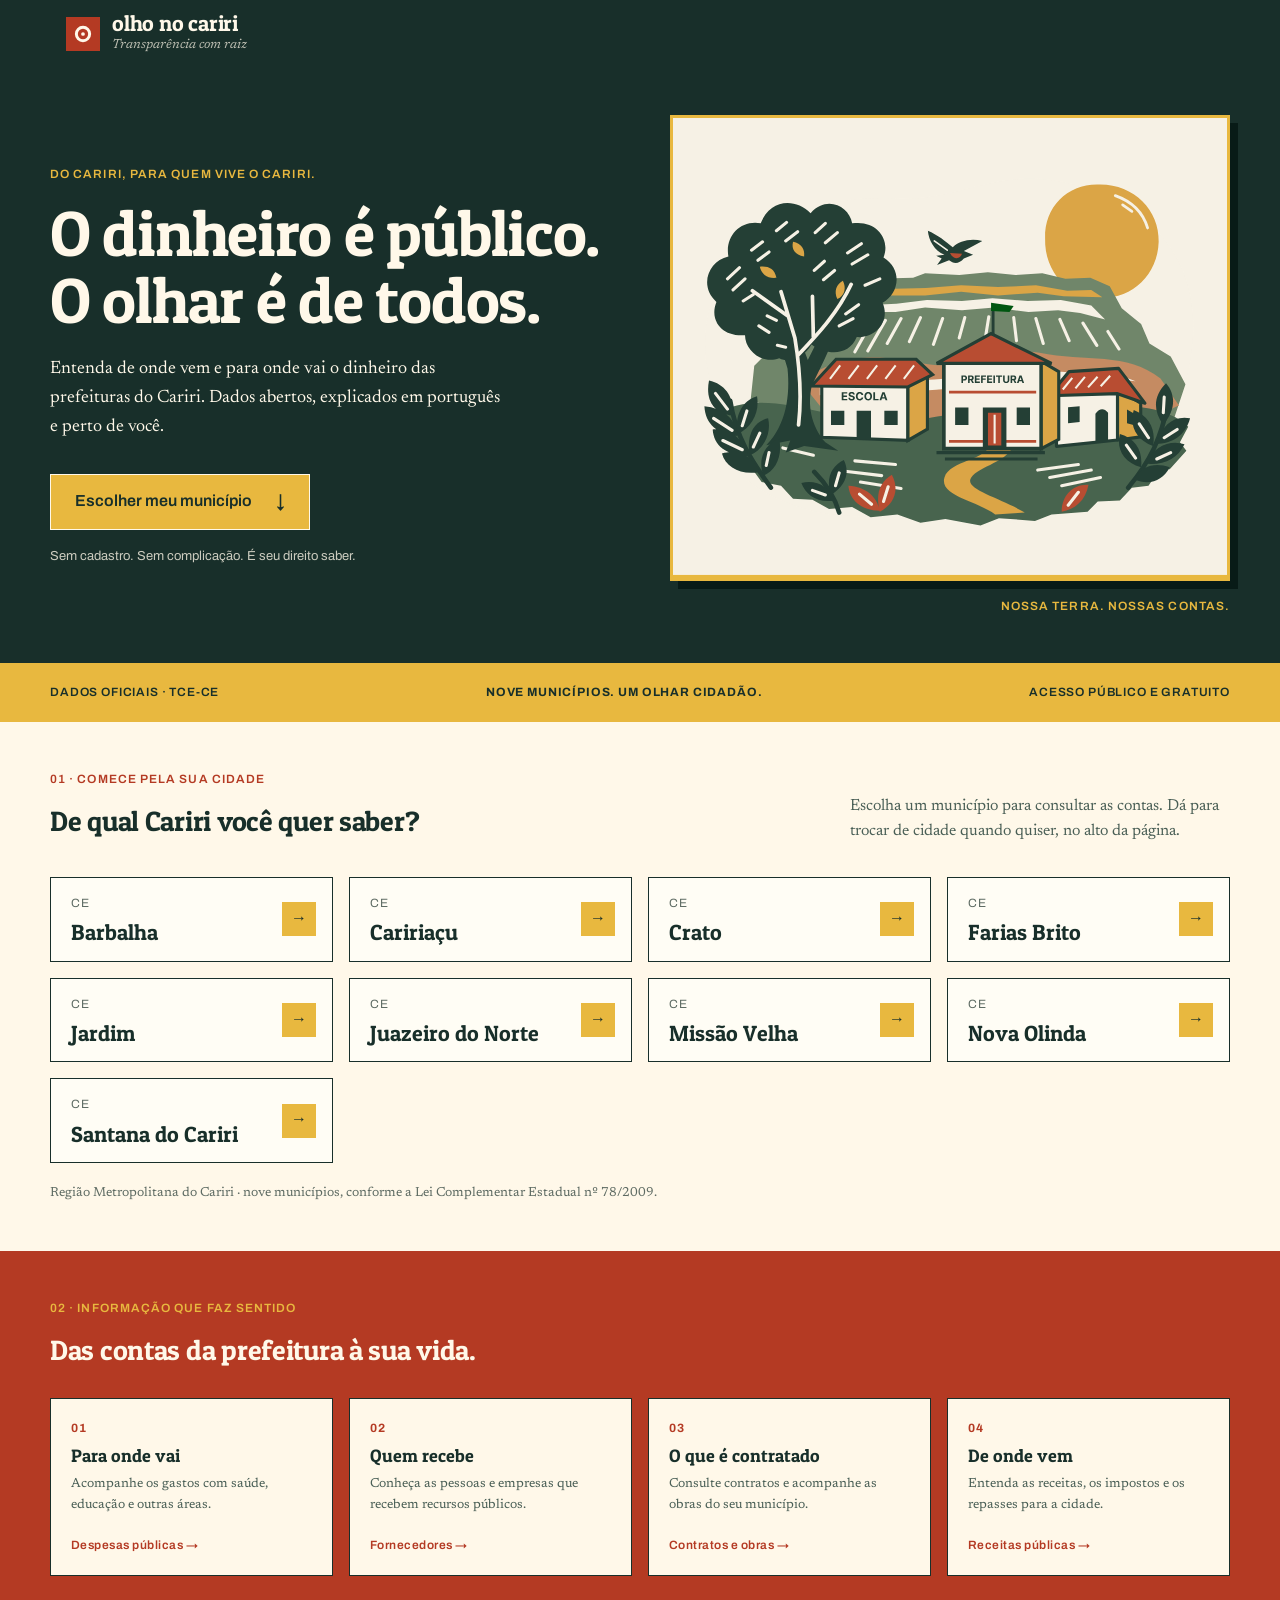
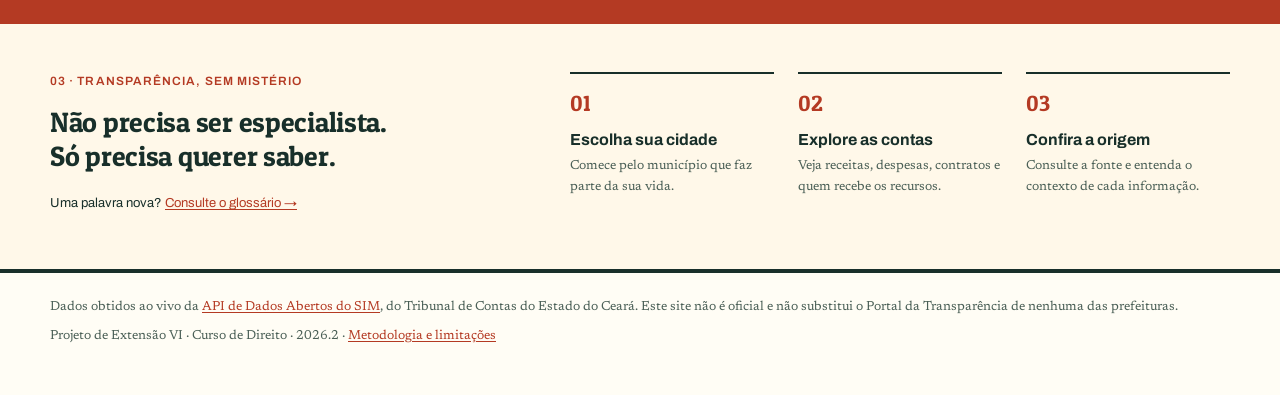
<file: index.html>
<!doctype html>
<html lang="pt-BR">
<head>
  <meta charset="utf-8">
  <meta name="viewport" content="width=device-width, initial-scale=1">
  <title>Olho no Cariri</title>
  <meta name="description" content="Consulta cidadã aos gastos públicos dos nove municípios da Região Metropolitana do Cariri, com dados oficiais da API de Dados Abertos do TCE-CE.">
  <meta name="theme-color" content="#182F2A">
  <link rel="canonical" href="https://olhonocariri.site/">

  <!-- O que aparece quando alguém cola o link no WhatsApp, no Instagram ou no
       Twitter. Sem isto o link vai cru, e um site de divulgação que não se
       apresenta ao ser compartilhado perde a maior parte de quem o receberia.
       A imagem precisa de URL absoluta: o WhatsApp não resolve caminho relativo. -->
  <meta property="og:type" content="website">
  <meta property="og:site_name" content="Olho no Cariri">
  <meta property="og:locale" content="pt_BR">
  <meta property="og:url" content="https://olhonocariri.site/">
  <meta property="og:title" content="Olho no Cariri: para onde vai o dinheiro das prefeituras do Cariri">
  <meta property="og:description" content="Orçamento, empenhos, contratos, obras e quem recebe. Dados oficiais do TCE-CE, explicados em português.">
  <meta property="og:image" content="https://olhonocariri.site/compartilhar.png">
  <meta property="og:image:width" content="1200">
  <meta property="og:image:height" content="630">
  <meta property="og:image:alt" content="Olho no Cariri: R$ 3,5 bilhões empenhados pelas nove prefeituras da Região Metropolitana do Cariri em 2025, com os exercícios de 2018 a 2026 abertos para consulta.">
  <meta name="twitter:card" content="summary_large_image">
  <meta name="twitter:title" content="Olho no Cariri: para onde vai o dinheiro das prefeituras do Cariri">
  <meta name="twitter:description" content="Orçamento, empenhos, contratos, obras e quem recebe. Dados oficiais do TCE-CE, explicados em português.">
  <meta name="twitter:image" content="https://olhonocariri.site/compartilhar.png">

  <link rel="preconnect" href="https://fonts.googleapis.com">
  <link rel="preconnect" href="https://fonts.gstatic.com" crossorigin>
  <link href="https://fonts.googleapis.com/css2?family=Archivo:wght@400;500;600;700;800&family=Patua+One&family=Newsreader:ital,opsz,wght@0,6..72,400;0,6..72,500;0,6..72,600;1,6..72,400&family=IBM+Plex+Mono:wght@400;500;600&display=swap" rel="stylesheet">

  <!-- o símbolo da marca é o mesmo do cabeçalho: quadrado vermelhão com olho vazado -->
  <link rel="icon" href="data:image/svg+xml,%3Csvg xmlns='http://www.w3.org/2000/svg' viewBox='0 0 46 46'%3E%3Crect width='46' height='46' fill='%23B43A23'/%3E%3Ccircle cx='23' cy='23' r='9' fill='none' stroke='%23FFF8E9' stroke-width='4'/%3E%3Ccircle cx='23' cy='23' r='2.5' fill='%23FFF8E9'/%3E%3C/svg%3E">

  <!-- Quem salva o site na tela inicial do celular ganhava um ícone genérico,
       porque não havia nenhum declarado. Agora leva a marca. -->
  <link rel="apple-touch-icon" href="/icone-180.png">
  <link rel="manifest" href="/manifest.json">
  <meta name="apple-mobile-web-app-title" content="Olho no Cariri">

  <link rel="stylesheet" href="css/estilo.css">

  <script>
    // Aplica o tema antes de pintar a primeira tela, para não piscar claro
    // antes de virar escuro. Sem escolha guardada, vale a preferência do sistema.
    try {
      var guardado = localStorage.getItem('olho-no-crato:tema');
      if (guardado === 'claro' || guardado === 'escuro') {
        document.documentElement.setAttribute('data-tema', guardado);
      }
    } catch (e) { /* navegador sem armazenamento local */ }
  </script>
</head>
<body>
  <a class="pular" href="#app">Pular para o conteúdo</a>

  <header class="cabecalho">
    <div class="cabecalho-topo">
      <a class="marca" href="#/inicio">
        <svg class="marca-simbolo" viewBox="0 0 46 46" role="img" aria-label="Olho no Cariri">
          <rect width="46" height="46" fill="#B43A23"/>
          <circle cx="23" cy="23" r="9" fill="none" stroke="#FFF8E9" stroke-width="4"/>
          <circle cx="23" cy="23" r="2.5" fill="#FFF8E9"/>
        </svg>
        <div>
          <strong>olho no cariri</strong>
          <span class="marca-linha">Transparência com raiz</span>
        </div>
      </a>
      <div class="controles" id="area-ano"></div>
      <!-- Só aparece no celular: com quinze seções abertas, o menu tomava dois
           terços da tela e o cabeçalho grudento cobria o que se estava lendo.
           O ícone é SVG e não caractere: escrito como escape de CSS, ele saiu
           uma vez como caixa vazia, e um ícone que falha em silêncio é pior
           que ícone nenhum. -->
      <button class="menu-botao" id="menu-botao" type="button"
              aria-expanded="false" aria-controls="navegacao">
        <svg class="menu-icone" viewBox="0 0 24 24" aria-hidden="true">
          <path class="menu-tracos" d="M3 6h18M3 12h18M3 18h18"/>
          <path class="menu-xis" d="M5 5l14 14M19 5L5 19"/>
        </svg>
        <span>Seções</span>
      </button>
    </div>
    <nav class="navegacao" id="navegacao" aria-label="Seções do site"></nav>
  </header>

  <!-- Timbre: o olho em escala grande atrás de tudo, como a marca-d'água de um
       papel timbrado. Fica fora da árvore de acessibilidade e não recebe
       clique; é textura, não conteúdo. -->
  <div class="timbre" aria-hidden="true">
    <svg viewBox="0 0 46 46" focusable="false">
      <g class="timbre-globo">
        <circle cx="23" cy="23" r="9" class="timbre-iris"/>
        <circle cx="23" cy="23" r="2.5" class="timbre-pupila"/>
      </g>
      <path d="M11 23h24" class="timbre-palpebra"/>
    </svg>
  </div>

  <main id="app" tabindex="-1"></main>

  <footer class="rodape">
    <p>
      Dados obtidos ao vivo da
      <a href="https://api-dados-abertos.tce.ce.gov.br/sim/" target="_blank" rel="noopener">API de Dados Abertos do SIM</a>,
      do Tribunal de Contas do Estado do Ceará. Este site não é oficial e não substitui
      o Portal da Transparência de nenhuma das prefeituras.
    </p>
    <p>
      Projeto de Extensão VI · Curso de Direito · 2026.2 ·
      <a href="#/sobre">Metodologia e limitações</a>
    </p>
  </footer>

  <script type="module" src="js/app.js"></script>
  <noscript>
    <p class="aviso aviso-erro">Este site precisa de JavaScript para consultar a API do TCE-CE.</p>
  </noscript>
</body>
</html>
</file>
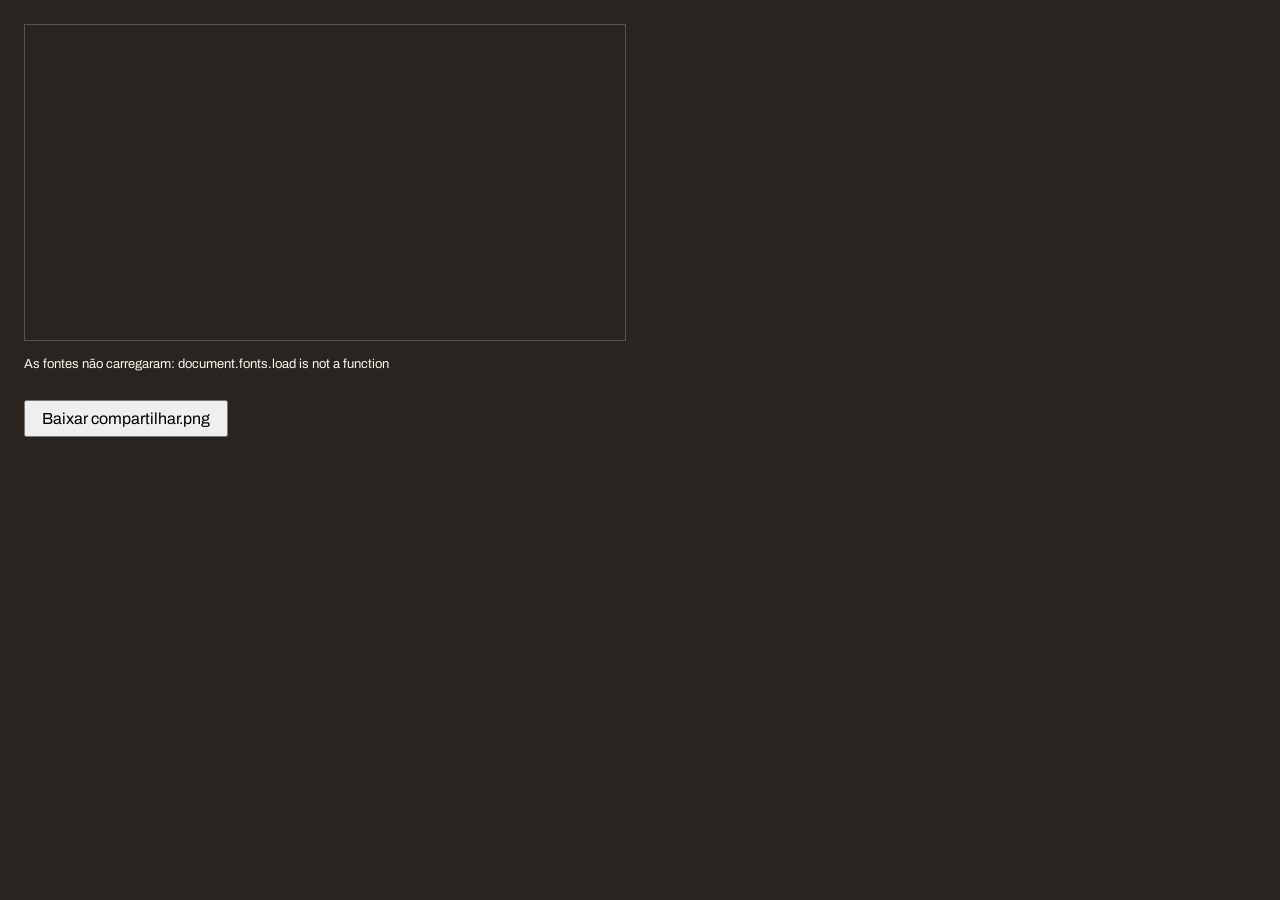
<file: ferramentas/gerar-compartilhar.html>
<!doctype html>
<html lang="pt-BR">
<head>
<meta charset="utf-8">
<title>Gerar a imagem de compartilhamento</title>
<!--
  Desenha compartilhar.png, a imagem que o WhatsApp e as redes mostram quando
  alguém cola o link do site.

  É página e não script de Node porque o cartão é tipografia: Archivo para
  marca e números, Newsreader para texto corrido, exatamente como o resto do
  sistema. Rasterizar fonte fora do navegador exigiria biblioteca, e este
  projeto não tem nenhuma.

  Como usar:
    node ferramentas/servidor.mjs
    abrir http://localhost:5510/ferramentas/gerar-compartilhar.html
    clicar em Baixar e substituir compartilhar.png na raiz

  Os números não se atualizam sozinhos: estão em DADOS, logo abaixo, e foram
  medidos somando o balancete de dezembro dos nove municípios. Refazer a conta
  é o mesmo caminho que o Panorama faz, um exercício por município.
-->
<link rel="preconnect" href="https://fonts.googleapis.com">
<link rel="preconnect" href="https://fonts.gstatic.com" crossorigin>
<link href="https://fonts.googleapis.com/css2?family=Archivo:wght@400;600;700;800&family=Newsreader:ital,opsz,wght@0,6..72,400;1,6..72,400&display=swap" rel="stylesheet">
<style>
  body { background: #2a2420; color: #FBF7EE; font-family: Archivo, sans-serif;
         margin: 0; padding: 24px; }
  canvas { width: 600px; height: 315px; display: block; border: 1px solid #555; }
  p { font-size: 13px; line-height: 1.6; max-width: 600px; }
  button { font: inherit; padding: 8px 16px; margin-top: 12px; cursor: pointer; }
</style>
</head>
<body>
<canvas id="tela" width="1200" height="630"></canvas>
<p id="estado">Carregando as fontes...</p>
<button id="baixar" type="button">Baixar compartilhar.png</button>

<script>
// Medidos em 09/11/2026, somando o balancete de dezembro de 2025 dos nove
// municípios da Região Metropolitana do Cariri.
const DADOS = {
  valor: 'R$ 3,5 bi',
  valorNota: 'empenhado pelas nove prefeituras em 2025',
  municipios: '9',
  municipiosNota: 'municípios da Região Metropolitana do Cariri',
  periodo: '2018–2026',
  periodoNota: 'exercícios abertos para consulta',
};

const COR = {
  fundo: '#FBF7EE',
  carvao: '#16110E',
  vermelhao: '#E2402A',
  vermelhaoForte: '#B22F1D',
  creme: '#FBF7EE',
  suave: '#5E564C',
  milho: '#F0D14E',
  azul: '#1D4F91',
};

function olho(ctx, x, y, lado) {
  // o mesmo símbolo do cabeçalho e do favicon: quadrado cheio, anel vazado
  ctx.fillStyle = COR.vermelhao;
  ctx.fillRect(x, y, lado, lado);
  const c = lado / 2;
  ctx.strokeStyle = COR.creme;
  ctx.lineWidth = lado * 0.087;
  ctx.beginPath();
  ctx.arc(x + c, y + c, lado * 0.196, 0, Math.PI * 2);
  ctx.stroke();
  ctx.fillStyle = COR.creme;
  ctx.beginPath();
  ctx.arc(x + c, y + c, lado * 0.054, 0, Math.PI * 2);
  ctx.fill();
}

function bloco(ctx, x, y, largura, cor, valor, nota) {
  ctx.fillStyle = cor;
  ctx.fillRect(x, y, 6, 96);

  ctx.fillStyle = COR.carvao;
  ctx.font = '800 54px Archivo';
  ctx.textBaseline = 'alphabetic';
  ctx.fillText(valor, x + 22, y + 48);

  ctx.fillStyle = COR.suave;
  ctx.font = '400 19px Newsreader';
  // a nota quebra em duas linhas quando não cabe
  const palavras = nota.split(' ');
  let linha = '';
  let alturaLinha = y + 78;
  for (const palavra of palavras) {
    const tentativa = linha ? linha + ' ' + palavra : palavra;
    if (ctx.measureText(tentativa).width > largura - 30 && linha) {
      ctx.fillText(linha, x + 22, alturaLinha);
      linha = palavra;
      alturaLinha += 24;
    } else {
      linha = tentativa;
    }
  }
  if (linha) ctx.fillText(linha, x + 22, alturaLinha);
}

function desenhar() {
  const tela = document.getElementById('tela');
  const ctx = tela.getContext('2d');

  ctx.fillStyle = COR.fundo;
  ctx.fillRect(0, 0, 1200, 630);

  // faixa de cor no alto, uma por etapa da despesa, na ordem do sistema
  const faixas = [COR.milho, COR.azul, COR.vermelhao];
  for (let i = 0; i < 3; i += 1) {
    ctx.fillStyle = faixas[i];
    ctx.fillRect(i * 400, 0, 400, 12);
  }

  olho(ctx, 80, 86, 92);

  ctx.fillStyle = COR.carvao;
  ctx.font = '800 76px Archivo';
  ctx.textBaseline = 'alphabetic';
  ctx.fillText('OLHO NO CARIRI', 200, 148);

  ctx.fillStyle = COR.suave;
  ctx.font = 'italic 400 28px Newsreader';
  ctx.fillText('o dinheiro das prefeituras do Cariri, aberto', 202, 186);

  // régua
  ctx.fillStyle = '#E4DCCB';
  ctx.fillRect(80, 282, 1040, 2);

  // Os blocos ficam mais perto do rodapé que da régua de propósito: com eles no
  // meio exato sobrava um vão morto embaixo, e o cartão parecia cortado.
  const largura = 340;
  bloco(ctx, 80, 368, largura, COR.vermelhao, DADOS.valor, DADOS.valorNota);
  bloco(ctx, 440, 368, largura, COR.azul, DADOS.municipios, DADOS.municipiosNota);
  bloco(ctx, 800, 368, largura, COR.milho, DADOS.periodo, DADOS.periodoNota);

  // rodapé
  ctx.fillStyle = COR.carvao;
  ctx.fillRect(0, 546, 1200, 84);

  ctx.fillStyle = COR.creme;
  ctx.font = '700 26px Archivo';
  ctx.fillText('olhonocariri.site', 80, 598);

  ctx.fillStyle = '#C9BCA8';
  ctx.font = '400 20px Newsreader';
  const direita = 'Dados abertos do TCE-CE · Projeto de Extensão VI · Direito';
  const largTexto = ctx.measureText(direita).width;
  ctx.fillText(direita, 1120 - largTexto, 597);
}

async function iniciar() {
  const estado = document.getElementById('estado');
  try {
    await document.fonts.load('800 76px Archivo');
    await document.fonts.load('700 26px Archivo');
    await document.fonts.load('800 54px Archivo');
    await document.fonts.load('italic 400 28px Newsreader');
    await document.fonts.load('400 20px Newsreader');
    await document.fonts.ready;
  } catch (e) {
    // sem as fontes o cartão sai com as substitutas, e isso é pior que não sair
    estado.textContent = 'As fontes não carregaram: ' + e.message;
    return;
  }
  desenhar();
  const dados = document.getElementById('tela').toDataURL('image/png');
  window.PNG = dados;
  estado.textContent = 'Pronto. PNG com ' + dados.length + ' caracteres em base64.';
}

document.getElementById('baixar').addEventListener('click', () => {
  const a = document.createElement('a');
  a.href = window.PNG;
  a.download = 'compartilhar.png';
  a.click();
});

iniciar();
</script>
</body>
</html>
</file>
<file: css/estilo.css>
/* Olho no Cariri — direção "Transparência com raiz".
   Cordel e xilogravura seguem mandando: cantos retos, sem sombra difusa, sem
   gradiente. O que mudou foi a base e a tipografia.

   A base deixou de ser carvão sobre creme e passou a ser mata sobre creme: o
   verde-escuro carrega cabeçalho, rodapé e abertura, o amarelo carrega ação e
   navegação, e o vermelhão virou terracota, recuado para acento.

   A divisão tipográfica inverteu em relação à direção anterior, que proibia
   serifa em número. Agora Patua One, uma slab serif, carrega marca, títulos e
   número grande; Archivo carrega rótulo, navegação, botão e número de tabela,
   onde o alinhamento tabular pesa mais que a voz; Newsreader segue no texto
   corrido.

   Contraste: ao contrário da paleta anterior, que precisou de duas variantes
   de exceção para alcançar os 4,5:1 exigidos, esta passa em todos os pares de
   conteúdo. Medido par a par: verde sobre creme 13,43:1; creme sobre verde
   13,43:1; verde sobre amarelo 7,68:1; amarelo sobre verde 7,68:1; terracota
   sobre creme 5,56:1; creme sobre terracota 5,56:1.

   Tokens conforme o arquivo de design OtzXB3b2HfUYdJrOhkQmsY. */

:root {
  color-scheme: light;

  /* Marca */
  --oc-mata:            #182F2A;
  --oc-mata-funda:      #081B17;
  --oc-mata-media:      #243F35;
  --oc-salvia:          #7C9480;
  --oc-terracota:       #B43A23;
  --oc-terracota-forte: #8E2C19;
  --oc-amarelo:         #E8B83F;
  --oc-amarelo-forte:   #D9A82E;
  --oc-creme:           #FFF8E9;
  --oc-creme-fundo:     #F6F1E5;
  --oc-juta:            #B8AD91;

  /* Superfícies e texto */
  --cor-fundo:         #FFF8E9;
  --cor-superficie:    #FFFDF5;
  --cor-superficie-2:  #F6F1E5;
  --cor-borda:         #D6CBB2;
  --cor-borda-forte:   #182F2A;
  --cor-texto:         #182F2A;
  --cor-texto-suave:   #4A5F56;   /* 6,48:1 sobre creme */
  --cor-texto-fraco:   #5E6B63;   /* 5,28:1 sobre creme */
  --cor-acao:          #B43A23;   /* grafico: bordas, preenchimentos, marca */
  --cor-acao-hover:    #8E2C19;
  --cor-foco:          #B43A23;

  /* A terracota #B43A23 sobre creme da 5,56:1, e creme sobre ela da o mesmo.
     Diferente do vermelhao da direcao anterior, que ficava em 3,93:1 e obrigava
     a uma variante forte so para texto miudo, esta cor passa nos dois sentidos
     e e usada sem excecao. */
  --cor-link:          #B43A23;
  --cor-link-hover:    #8E2C19;

  /* O botao inverteu: era terracota com texto creme, virou amarelo com texto
     mata. Sobe de 5,56:1 para 7,68:1 e e o que o desenho pede, porque a acao
     precisa saltar tanto do creme quanto do verde. */
  --cor-acao-solida:       #E8B83F;
  --cor-acao-solida-hover: #D9A82E;
  --cor-acao-solida-texto: #182F2A;

  /* Etapas da despesa. Nunca reatribuir: a mesma cor significa a mesma etapa
     em todo o sistema, do cartão ao gráfico. */
  --etapa-previsto:    #D6CBB2;
  --etapa-empenhado:   #243F35;
  --etapa-liquidado:   #7C9480;
  --etapa-pago:        #B43A23;
  --etapa-receita:     #E8B83F;

  /* Estados */
  --cor-ok:            #2E6B44;
  --cor-atencao:       #9A6A08;
  --cor-erro:          #B43A23;

  /* Série categórica dos gráficos, ordem fixa */
  --serie-1: #B43A23;
  --serie-2: #243F35;
  --serie-3: #E8B83F;
  --serie-4: #7C9480;
  --serie-5: #8C4A9C;
  --serie-6: #4EA0B5;
  --serie-7: #9A6A08;
  --serie-8: #8A7F6B;

  /* Tipografia */
  --fonte-display: 'Patua One', Georgia, 'Times New Roman', serif;
  --fonte-titulo: Archivo, 'Helvetica Neue', Arial, sans-serif;
  --fonte-texto:  Newsreader, Georgia, 'Times New Roman', serif;
  --fonte-dados:  Archivo, 'Helvetica Neue', Arial, sans-serif;
  --fonte-mono:   'IBM Plex Mono', ui-monospace, Consolas, monospace;

  --txt-xs: 12px;  --txt-sm: 13px;  --txt-base: 16px; --txt-md: 18px;
  --txt-lg: 22px;  --txt-xl: 28px;  --txt-2xl: 36px;  --txt-3xl: 48px;

  --esp-1: 4px;  --esp-2: 8px;  --esp-3: 12px; --esp-4: 16px;
  --esp-5: 20px; --esp-6: 24px; --esp-8: 32px; --esp-10: 40px; --esp-12: 48px;

  /* 1b é de cantos retos, propositalmente */
  --raio-0: 0;
  --raio-1: 2px;
  --raio-pilula: 999px;

  /* Sombra dura, deslocada, sem desfoque: é cartaz impresso fora de registro,
     não elevação de interface. Continua valendo o "sem sombra difusa". */
  --sombra-1: 2px 2px 0 rgba(8, 27, 23, .18);
  --sombra-2: 6px 6px 0 rgba(8, 27, 23, .22);
  --sombra-cartaz: 8px 8px 0 var(--oc-mata-funda);

  --largura: 1180px;
}

/* Escuro segue a preferência do sistema na primeira visita e a escolha
   explícita depois, guardada em data-tema. */
@media (prefers-color-scheme: dark) {
  :root:not([data-tema="claro"]) {
    color-scheme: dark;
    --cor-fundo:        #0E1F1A;
    --cor-superficie:   #152C27;
    --cor-superficie-2: #1D3B33;
    --cor-borda:        #2C4A40;
    --cor-borda-forte:  #5E7A6E;
    --cor-texto:        #FFF8E9;
    --cor-texto-suave:  #BFCFC5;
    --cor-texto-fraco:  #94A79B;
    --cor-acao:         #E8734F;
    --cor-acao-hover:   #F2906F;
    --cor-foco:         #E8B83F;
    /* O botao segue amarelo tambem no escuro: amarelo sobre mata funda da
       13,0:1, e manter a mesma cor de acao nos dois temas evita que a peca
       mais clicada do site troque de identidade quando a luz muda. */
    --cor-link:              #E8734F;
    --cor-link-hover:        #F2906F;
    --cor-acao-solida:       #E8B83F;
    --cor-acao-solida-hover: #F2C860;
    --cor-acao-solida-texto: #0E1F1A;

    --etapa-previsto:   #5E7A6E;
    --etapa-empenhado:  #9FBCA6;
    --etapa-liquidado:  #7C9480;
    --etapa-pago:       #E8734F;
    --etapa-receita:    #E8B83F;

    --cor-ok:      #6BBE8B;
    --cor-atencao: #E8B84B;
    --cor-erro:    #F08A6A;

    --serie-1: #E8734F;
    --serie-2: #9FBCA6;
    --serie-3: #E8B83F;
    --serie-4: #6BBE8B;
    --serie-5: #C08FD0;
    --serie-6: #6FCADD;
    --serie-7: #E8B84B;
    --serie-8: #A79A8B;

    --sombra-1: 0 1px 0 rgba(0, 0, 0, .5);
    --sombra-2: 0 2px 8px rgba(0, 0, 0, .55);
  }
}

:root[data-tema="escuro"] {
  color-scheme: dark;
  --cor-fundo:        #0E1F1A;
  --cor-superficie:   #152C27;
  --cor-superficie-2: #1D3B33;
  --cor-borda:        #2C4A40;
  --cor-borda-forte:  #5E7A6E;
  --cor-texto:        #FFF8E9;
  --cor-texto-suave:  #BFCFC5;
  --cor-texto-fraco:  #94A79B;
  --cor-acao:         #E8734F;
  --cor-acao-hover:   #F2906F;
  --cor-foco:         #E8B83F;
  --cor-link:              #E8734F;
  --cor-link-hover:        #F2906F;
  --cor-acao-solida:       #E8B83F;
  --cor-acao-solida-hover: #F2C860;
  --cor-acao-solida-texto: #0E1F1A;

  --etapa-previsto:   #5E7A6E;
  --etapa-empenhado:  #9FBCA6;
  --etapa-liquidado:  #7C9480;
  --etapa-pago:       #E8734F;
  --etapa-receita:    #E8B83F;

  --cor-ok:      #6BBE8B;
  --cor-atencao: #E8B84B;
  --cor-erro:    #F08A6A;

  --serie-1: #E8734F;
  --serie-2: #9FBCA6;
  --serie-3: #E8B83F;
  --serie-4: #6BBE8B;
  --serie-5: #C08FD0;
  --serie-6: #6FCADD;
  --serie-7: #E8B84B;
  --serie-8: #A79A8B;

  --sombra-1: 0 1px 0 rgba(0, 0, 0, .5);
  --sombra-2: 0 2px 8px rgba(0, 0, 0, .55);
}

* { box-sizing: border-box; }

body {
  margin: 0;
  background: var(--cor-fundo);
  color: var(--cor-texto);
  font-family: var(--fonte-texto);
  font-size: var(--txt-base);
  line-height: 1.55;
  -webkit-text-size-adjust: 100%;
}

/* Papéis tipográficos. Título e rótulo em Archivo caixa alta; corpo em
   Newsreader. */
/* A caixa alta saiu junto com a Archivo. Patua One é uma slab de desenho
   largo, pensada para título em caixa baixa; em versal ela perde o contraste
   entre ascendente e corpo, que é justamente o que dá o ar de cartaz. */
h1, h2, h3 {
  font-family: var(--fonte-display);
  font-weight: 400;
  margin: 0 0 var(--esp-2);
}
h1 { font-size: var(--txt-2xl); line-height: 1.08; letter-spacing: -.015em; }
h2 { font-size: var(--txt-lg); line-height: 1.15; letter-spacing: -.01em; }
h3 { font-size: var(--txt-base); line-height: 1.2; letter-spacing: 0; }

p { margin: 0 0 var(--esp-2); }

a { color: var(--cor-link); text-underline-offset: 2px; transition: color 120ms ease-out; }
a:hover { color: var(--cor-link-hover); }

:where(a, button, [tabindex], input, select):focus-visible {
  outline: 3px solid var(--cor-foco);
  outline-offset: 2px;
}

.pular {
  position: absolute;
  left: -999px;
  top: 0;
  background: var(--cor-superficie);
  padding: var(--esp-2) var(--esp-4);
  z-index: 20;
  font-family: var(--fonte-titulo);
  font-weight: 600;
}
.pular:focus { left: var(--esp-2); top: var(--esp-2); }

/* ---------- cabeçalho: barra escura, marca à esquerda ---------- */

.cabecalho {
  position: sticky;
  top: 0;
  z-index: 10;
  background: var(--oc-mata);
  color: var(--oc-creme);
}

.cabecalho-topo {
  max-width: var(--largura);
  margin: 0 auto;
  padding: var(--esp-3) var(--esp-4);
  display: flex;
  align-items: center;
  justify-content: space-between;
  gap: var(--esp-4);
  flex-wrap: wrap;
}

/* A marca virou link para a inicial; o sublinhado de link nao serve a um
   lockup, e a cor tambem nao: ela herda o creme do cabecalho. */
.marca {
  display: flex;
  align-items: center;
  gap: var(--esp-3);
  text-decoration: none;
  color: inherit;
}
.marca:hover { color: inherit; }
.marca:hover strong { color: var(--oc-amarelo); }
.marca-simbolo { display: block; width: 34px; height: 34px; flex: none; }
.marca strong {
  display: block;
  font-family: var(--fonte-display);
  font-size: var(--txt-lg);
  font-weight: 400;
  letter-spacing: -.01em;
  color: var(--oc-creme);
  line-height: 1.05;
}
.marca-linha {
  display: block;
  font-family: var(--fonte-texto);
  font-style: italic;
  font-size: var(--txt-sm);
  color: rgba(255, 248, 233, .72);
}

.controles { display: flex; align-items: flex-end; gap: var(--esp-2); flex-wrap: wrap; }

.campo {
  display: flex;
  flex-direction: column;
  gap: 2px;
  font-family: var(--fonte-titulo);
  font-size: var(--txt-xs);
  color: var(--cor-texto-suave);
}
.campo > span { font-weight: 700; text-transform: uppercase; letter-spacing: .06em; }
.cabecalho .campo > span { color: rgba(255, 248, 233, .72); }

.seletor, .campo-busca, .campo-texto,
select, input[type="date"], input[type="search"], input[type="text"] {
  font-family: var(--fonte-titulo);
  font-size: var(--txt-sm);
  font-weight: 600;
  color: var(--cor-texto);
  background: var(--cor-superficie);
  border: 1px solid var(--cor-borda-forte);
  border-radius: var(--raio-0);
  padding: var(--esp-2) var(--esp-3);
  min-height: 44px;
}

/* Faixa amarela de ponta a ponta. O padding-inline com max() faz o conteudo
   parar na mesma coluna do resto do site sem precisar de um invólucro a mais
   no HTML: em tela larga ele vale a sobra lateral, em tela estreita vale a
   margem minima. */
.navegacao {
  background: var(--oc-amarelo);
  max-width: none;
  margin: 0;
  padding: var(--esp-2) max(var(--esp-4), calc((100% - var(--largura)) / 2));
  display: flex;
  gap: var(--esp-4);
  flex-wrap: wrap;
}

/* O botão do menu só existe no celular; no computador as quinze seções cabem
   em duas linhas e ficam sempre à vista. */
.menu-botao {
  display: none;
  align-items: center;
  gap: var(--esp-2);
  font-family: var(--fonte-titulo);
  font-size: var(--txt-xs);
  font-weight: 700;
  text-transform: uppercase;
  letter-spacing: .06em;
  min-height: 44px;
  padding: 0 var(--esp-4);
  color: var(--oc-creme);
  background: transparent;
  border: 1px solid rgba(255, 248, 233, .45);
  cursor: pointer;
}
.menu-icone {
  width: 20px;
  height: 20px;
  flex: none;
  fill: none;
  stroke: currentColor;
  stroke-width: 2;
  stroke-linecap: square;
}
.menu-botao .menu-xis { display: none; }
.menu-botao[aria-expanded="true"] .menu-tracos { display: none; }
.menu-botao[aria-expanded="true"] .menu-xis { display: inline; }

.nav-grupo { display: flex; gap: 2px; flex-wrap: wrap; }
.nav-mais, .nav-apoio { position: relative; padding-left: var(--esp-4); }
.nav-mais::before, .nav-apoio::before {
  content: "";
  position: absolute;
  left: var(--esp-2); top: 20%; bottom: 20%;
  border-left: 1px solid rgba(24, 47, 42, .28);
}

/* Sobre o amarelo o texto é mata, 7,68:1. A seção aberta ganha uma caixa
   creme com borda, e não inversão de cor: o amarelo já é o fundo, então
   destacar por cor deixaria de funcionar. */
.navegacao a {
  font-family: var(--fonte-titulo);
  font-size: var(--txt-xs);
  font-weight: 600;
  letter-spacing: .02em;
  padding: 6px 10px;
  border: 1px solid transparent;
  color: var(--oc-mata);
  text-decoration: none;
  white-space: nowrap;
  transition: background 120ms ease-out, border-color 120ms ease-out;
}
.navegacao a:hover { background: rgba(255, 248, 233, .55); }
.navegacao a.ativo {
  background: var(--oc-creme);
  border-color: var(--oc-mata);
  font-weight: 700;
}

/* ---------- estrutura ---------- */

main {
  max-width: var(--largura);
  margin: 0 auto;
  padding: var(--esp-6) var(--esp-4) var(--esp-12);
}

.topo-pagina { margin-bottom: var(--esp-6); }
.topo-pagina h1 { margin-bottom: var(--esp-2); }
/* A linha de apoio abaixo do título é uma ou duas frases, não texto corrido:
   os 44ch da medida de leitura a quebravam no meio, e "ainda não / foram
   enviados ao TCE" lia-se como frase interrompida. Em 62ch as frases curtas
   cabem inteiras, que é o que se espera de uma legenda. */
.linha-fina {
  font-family: var(--fonte-texto);
  font-size: var(--txt-md);
  line-height: 1.55;
  max-width: 62ch;
  color: var(--cor-texto-suave);
  margin: 0;
}
.etiqueta-loa {
  margin-top: var(--esp-2);
  font-family: var(--fonte-mono);
  font-size: var(--txt-sm);
  color: var(--cor-texto-suave);
  background: var(--cor-superficie-2);
  padding: var(--esp-1) var(--esp-2);
  display: inline-block;
}

.secao {
  background: var(--cor-superficie);
  border: 1px solid var(--cor-borda);
  padding: var(--esp-5) var(--esp-5) var(--esp-6);
  margin: var(--esp-6) 0;
  box-shadow: var(--sombra-1);
}

.secao-cabecalho {
  display: flex;
  align-items: flex-start;
  justify-content: space-between;
  gap: var(--esp-4);
  flex-wrap: wrap;
  margin-bottom: var(--esp-4);
}
.secao-descricao {
  font-family: var(--fonte-texto);
  font-size: var(--txt-sm);
  line-height: 1.6;
  color: var(--cor-texto-suave);
  margin: 0;
  max-width: 60ch;
}
.secao-acoes { display: flex; gap: var(--esp-2); flex-wrap: wrap; }

.sub-titulo { margin-top: var(--esp-6); }

.nota {
  font-family: var(--fonte-texto);
  font-size: var(--txt-sm);
  line-height: 1.6;
  color: var(--cor-texto-suave);
  margin-top: var(--esp-4);
  max-width: 60ch;
}

/* ---------- cartões de indicador ---------- */

.grade-cartoes {
  display: grid;
  grid-template-columns: repeat(auto-fit, minmax(210px, 1fr));
  gap: var(--esp-3);
  margin: var(--esp-4) 0;
}

.cartao {
  background: var(--cor-superficie);
  border: 1px solid var(--cor-borda);
  border-top: 4px solid var(--etapa-previsto);
  padding: var(--esp-3);
  display: flex;
  flex-direction: column;
  gap: 2px;
}
.cartao-previsto   { border-top-color: var(--etapa-previsto); }
.cartao-empenhado  { border-top-color: var(--etapa-empenhado); }
.cartao-liquidado  { border-top-color: var(--etapa-liquidado); }
.cartao-pago       { border-top-color: var(--etapa-pago); }
.cartao-receita    { border-top-color: var(--etapa-receita); }
.cartao-alerta     { border-top-color: var(--cor-erro); }
.cartao-neutro     { border-top-color: var(--cor-borda-forte); }

.cartao-titulo {
  font-family: var(--fonte-titulo);
  font-size: 11px;
  font-weight: 700;
  letter-spacing: .06em;
  text-transform: uppercase;
  color: var(--cor-texto-suave);
  display: flex;
  align-items: center;
  gap: var(--esp-1);
}
.cartao-valor {
  font-family: var(--fonte-display);
  font-size: var(--txt-xl);
  font-weight: 400;
  letter-spacing: -.015em;
  color: var(--cor-texto);
}
/* o valor pago é o dinheiro que saiu de fato: destaque em vermelhão */
.cartao-pago .cartao-valor { color: var(--cor-acao); }
.cartao-detalhe {
  font-family: var(--fonte-texto);
  font-size: var(--txt-sm);
  color: var(--cor-texto-suave);
}

.ajuda {
  display: inline-flex;
  align-items: center;
  justify-content: center;
  width: 15px; height: 15px;
  background: var(--cor-superficie-2);
  border: 1px solid var(--cor-borda-forte);
  color: var(--cor-texto-suave);
  font-family: var(--fonte-titulo);
  font-size: 10px;
  font-weight: 700;
  cursor: help;
}

/* ---------- avisos e estados ---------- */

.aviso {
  display: flex;
  gap: var(--esp-3);
  align-items: flex-start;
  padding: var(--esp-3) var(--esp-4);
  border: 1px solid var(--cor-borda);
  border-top: 4px solid var(--cor-borda-forte);
  background: var(--cor-superficie);
  margin: var(--esp-4) 0;
  font-family: var(--fonte-texto);
  line-height: 1.6;
}
.aviso p { margin: 0; }
.aviso p + * { margin-top: var(--esp-2); }
.aviso-icone {
  flex: none;
  width: 20px; height: 20px;
  display: grid;
  place-items: center;
  font-family: var(--fonte-titulo);
  font-weight: 800;
  font-size: 12px;
  background: var(--cor-texto-suave);
  color: var(--cor-superficie);
}
.aviso-info { border-top-color: var(--oc-azul); background: var(--oc-azul-fundo); }
.aviso-info .aviso-icone { background: var(--oc-azul); color: #FFFFFF; }
.aviso-alerta { border-top-color: var(--cor-atencao); }
.aviso-alerta .aviso-icone { background: var(--cor-atencao); color: var(--oc-mata); }
.aviso-erro { border-top-color: var(--cor-erro); }
.aviso-erro .aviso-icone { background: var(--cor-erro); color: #FFFFFF; }

/* Carregando é um bloco na altura final do conteúdo: sem giro, sem brilho,
   sem salto de layout quando o dado chega. */
.carregando {
  display: flex;
  align-items: center;
  gap: var(--esp-3);
  color: var(--cor-texto-suave);
  font-family: var(--fonte-texto);
  background: var(--cor-superficie-2);
  border: 1px solid var(--cor-borda);
  padding: var(--esp-5) var(--esp-4);
  min-height: 96px;
}
.carregando p { margin: 0; }
/* ---------- timbre: o olho grande atrás de tudo ---------- */

/* Marca-d'água de papel timbrado. Fica presa à janela, não rola com a página,
   e nunca intercepta clique.

   Quase todo o texto do site vive sobre cartões e seções de fundo opaco, e o
   timbre passa por trás deles: numa janela de 1440px, 54% do anel da íris
   aparece e o resto some atrás do conteúdo, que é o comportamento de uma
   marca-d'água. Onde ele encosta em texto, medi o efeito real com a opacidade
   de 5%: o pior caso é o carimbo de procedência, que cai de 5,92:1 para
   5,55:1, e o melhor é o número grande do cartão, de 18,74:1 para 17,47:1.
   Todos seguem acima dos 4,5:1 exigidos.

   Textura, não conteúdo: sai da árvore de acessibilidade e some na impressão. */
.timbre {
  /* Só a partir de 900px. Medi quanto do anel da íris escapa por trás do
     conteúdo: 54% numa janela de 1440px, 38% em 1000px, e apenas 6% num
     celular de 375px, onde os blocos ocupam a largura inteira. Seis por cento
     não é marca-d'água, é lasca vermelha solta parecendo defeito. */
  display: none;
  position: fixed;
  inset: 0;
  z-index: 0;
  place-items: center;
  pointer-events: none;
  overflow: hidden;
}
@media (min-width: 900px) {
  .timbre { display: grid; }
}
.timbre svg {
  width: min(92vmin, 860px);
  height: min(92vmin, 860px);
  fill: none;
  stroke: var(--cor-acao);
  stroke-width: 1.1;
  opacity: .05;
}
.timbre-pupila { fill: var(--cor-acao); stroke: none; }
.timbre-palpebra { opacity: 0; }

/* No escuro o vermelhão clareia e pesa mais sobre o carvão, então o timbre
   recua. */
:root[data-tema="escuro"] .timbre svg { opacity: .045; }
@media (prefers-color-scheme: dark) {
  :root:not([data-tema="claro"]) .timbre svg { opacity: .045; }
}

/* Uma piscada a cada catorze segundos: "de vez em quando" é o ponto. Num
   fundo, movimento frequente compete com a leitura em vez de acompanhá-la. */
.timbre-globo { transform-box: fill-box; transform-origin: center; }
.timbre-globo { animation: piscar-timbre 14s ease-in-out infinite; }
.timbre-palpebra { animation: palpebra-timbre 14s ease-in-out infinite; }

@keyframes piscar-timbre {
  0%, 96%, 100% { transform: scaleY(1); }
  98%           { transform: scaleY(.04); }
}
@keyframes palpebra-timbre {
  0%, 96%, 100% { opacity: 0; }
  98%           { opacity: 1; }
}

/* O conteúdo sobe acima do timbre; o cabeçalho já tem z-index próprio. */
main, .rodape { position: relative; z-index: 1; }

@media print { .timbre { display: none; } }

/* ---------- o olho da marca em uso ---------- */

/* Traço, nunca preenchimento: assim o mesmo desenho serve no claro, no escuro
   e sobre o vermelhão do cabeçalho, seguindo a cor do texto ao redor. */
.olho {
  width: 34px;
  height: 34px;
  flex: none;
  fill: none;
  stroke: currentColor;
  stroke-width: 3.4;
  stroke-linecap: square;
  color: var(--cor-acao);
}
.olho-pupila { fill: currentColor; stroke: none; }
.olho-palpebra { opacity: 0; }
.olho-cilios { stroke-width: 2.6; opacity: .55; }

/* A piscada. O globo fecha na vertical e a pálpebra aparece no lugar, com a
   pausa longa entre uma e outra: um olho que pisca sem parar vira enfeite
   nervoso, e este fica em cena enquanto o TCE responde. */
.olho-globo { transform-box: fill-box; transform-origin: center; }
.olho-piscando .olho-globo { animation: piscar 2.6s ease-in-out infinite; }
.olho-piscando .olho-palpebra { animation: palpebra 2.6s ease-in-out infinite; }

@keyframes piscar {
  0%, 86%, 100% { transform: scaleY(1); }
  92%           { transform: scaleY(.06); }
}
@keyframes palpebra {
  0%, 86%, 100% { opacity: 0; }
  92%           { opacity: 1; }
}

.carregando .olho { width: 30px; height: 30px; }
.vazio .olho { width: 40px; height: 40px; color: var(--cor-texto-fraco); }

.vazio {
  display: flex;
  gap: var(--esp-4);
  align-items: flex-start;
  padding: var(--esp-8) var(--esp-4);
  color: var(--cor-texto-suave);
  border: 1px solid var(--cor-borda);
  border-top: 4px solid var(--cor-borda-forte);
  background: var(--cor-superficie-2);
}
.vazio h3 { color: var(--cor-texto); }
.vazio p {
  font-family: var(--fonte-texto);
  font-size: var(--txt-md);
  line-height: 1.55;
  max-width: 44ch;
  margin: 0;
}

.progresso { margin: var(--esp-4) 0; }
.progresso-trilho {
  height: 12px;
  background: var(--cor-superficie-2);
  border: 1px solid var(--cor-borda);
  overflow: hidden;
}
.progresso-preenche {
  height: 100%;
  width: 0;
  background: var(--cor-acao);
  transition: width 120ms ease-out;
}
.progresso-legenda {
  font-family: var(--fonte-texto);
  font-size: var(--txt-sm);
  color: var(--cor-texto-suave);
  margin: var(--esp-2) 0 0;
}

.carimbo {
  font-family: var(--fonte-mono);
  font-size: var(--txt-xs);
  color: var(--cor-texto-suave);
  margin-top: var(--esp-6);
  padding-top: var(--esp-3);
  border-top: 1px solid var(--cor-borda);
}
.carimbo-alerta { color: var(--cor-erro); font-weight: 600; }
.carimbo-endpoints { font-family: var(--fonte-mono); }

/* ---------- botões ---------- */

.botao {
  font-family: var(--fonte-titulo);
  font-weight: 700;
  font-size: var(--txt-xs);
  letter-spacing: .04em;
  text-transform: uppercase;
  border: 1px solid var(--cor-acao-solida);
  background: var(--cor-acao-solida);
  color: var(--cor-acao-solida-texto);
  border-radius: var(--raio-0);
  padding: var(--esp-2) var(--esp-4);
  cursor: pointer;
  min-height: 44px;
  transition: background 120ms ease-out, border-color 120ms ease-out, color 120ms ease-out;
}
.botao:hover { background: var(--cor-acao-solida-hover); border-color: var(--cor-acao-solida-hover); }
.botao[disabled] { opacity: .5; cursor: not-allowed; }
.botao-secundario {
  background: var(--cor-superficie);
  color: var(--cor-texto);
  border-color: var(--cor-borda-forte);
}
.botao-secundario:hover { background: var(--cor-superficie-2); color: var(--cor-texto); }
.cabecalho .botao-secundario {
  background: transparent;
  color: var(--oc-creme);
  border-color: rgba(255, 248, 233, .45);
}
.cabecalho .botao-secundario:hover { background: rgba(255, 248, 233, .14); color: var(--oc-creme); }

.botao-icone {
  background: none;
  border: none;
  color: var(--cor-texto-suave);
  font-family: var(--fonte-titulo);
  font-size: var(--txt-lg);
  line-height: 1;
  cursor: pointer;
  padding: var(--esp-1) var(--esp-2);
  min-height: 44px;
}

/* ---------- barras e ranking ---------- */

/* Pictogramas das funções de governo: monocromáticos, herdando a cor do texto,
   traço reto sem ponta arredondada. São apoio à leitura, e o nome da função
   continua escrito ao lado em todos os lugares. */
.pictograma {
  width: 20px;
  height: 20px;
  flex: none;
  fill: none;
  stroke: currentColor;
  stroke-width: 2;
  stroke-linecap: square;
  stroke-linejoin: miter;
  color: var(--cor-texto-suave);
}
.pictograma .cheio { fill: currentColor; stroke: none; }
.legenda .pictograma { width: 16px; height: 16px; }

.barra {
  height: 10px;
  background: var(--cor-superficie-2);
  overflow: hidden;
}
/* No ranking a hierarquia é o comprimento, não a cor: preenchimento sólido.
   A barra cresce da esquerda ao aparecer, o que ajuda a comparar os tamanhos.
   Quem pediu movimento reduzido no sistema recebe o valor final direto, pela
   regra de prefers-reduced-motion no fim do arquivo. */
.barra-preenche {
  height: 100%;
  background: var(--cor-texto);
  transform-origin: left center;
  animation: crescer 420ms ease-out;
}

@keyframes crescer { from { transform: scaleX(0); } }

.ranking { list-style: none; margin: 0; padding: 0; display: grid; gap: var(--esp-3); }
.ranking-item {
  padding: var(--esp-2) 0 var(--esp-3);
  border-bottom: 1px solid var(--cor-borda);
}
.ranking-item.clicavel { cursor: pointer; }
.ranking-item.clicavel:hover { background: var(--cor-superficie-2); }
.ranking-topo {
  display: flex;
  justify-content: space-between;
  gap: var(--esp-4);
  align-items: baseline;
  margin-bottom: var(--esp-2);
}
.ranking-rotulo {
  display: flex;
  align-items: center;
  gap: var(--esp-2);
  min-width: 0;
}
.ranking-nome {
  font-family: var(--fonte-titulo);
  font-weight: 600;
  font-size: var(--txt-sm);
  overflow: hidden;
  text-overflow: ellipsis;
  white-space: nowrap;
}
.ranking-valor {
  flex: none;
  font-family: var(--fonte-dados);
  font-weight: 800;
  letter-spacing: -.02em;
  font-variant-numeric: tabular-nums;
}
.ranking-rodape {
  display: flex;
  justify-content: space-between;
  gap: var(--esp-4);
  font-family: var(--fonte-texto);
  font-size: var(--txt-sm);
  color: var(--cor-texto-suave);
  margin-top: var(--esp-1);
}

/* Uma cor por etapa: empenhado, liquidado, pago, sempre nessa ordem. */
.execucao { display: grid; gap: var(--esp-4); }
.execucao-rotulo {
  display: flex;
  justify-content: space-between;
  gap: var(--esp-4);
  font-family: var(--fonte-titulo);
  font-size: var(--txt-sm);
  font-weight: 600;
  margin-bottom: var(--esp-1);
}
.execucao-valor {
  font-family: var(--fonte-dados);
  font-variant-numeric: tabular-nums;
  font-weight: 800;
  letter-spacing: -.02em;
}
.execucao .barra { height: 12px; }
.execucao-pct {
  font-family: var(--fonte-texto);
  font-size: var(--txt-sm);
  color: var(--cor-texto-suave);
}

/* ---------- gráficos ---------- */

.grafico { margin: var(--esp-3) 0; }
.grafico-rosca {
  display: grid;
  grid-template-columns: minmax(180px, 260px) 1fr;
  gap: var(--esp-6);
  align-items: center;
}
.rosca-caixa { position: relative; }
.rosca { width: 100%; height: auto; }
.rosca-trilho { stroke: var(--cor-superficie-2); }
.rosca-fatia { transition: opacity 120ms ease-out; }
.rosca-fatia:hover { opacity: .78; }
.rosca-centro {
  position: absolute;
  inset: 0;
  display: grid;
  place-content: center;
  text-align: center;
  pointer-events: none;
}
.rosca-centro strong {
  font-family: var(--fonte-dados);
  font-size: var(--txt-base);
  font-weight: 800;
  letter-spacing: -.03em;
  font-variant-numeric: tabular-nums;
  display: block;
}
.rosca-centro span {
  font-family: var(--fonte-titulo);
  font-size: 11px;
  font-weight: 700;
  letter-spacing: .06em;
  text-transform: uppercase;
  color: var(--cor-texto-suave);
}

.legenda {
  list-style: none;
  margin: 0;
  padding: 0;
  display: grid;
  gap: var(--esp-2);
  font-family: var(--fonte-texto);
  font-size: var(--txt-sm);
}
.legenda li { display: flex; align-items: center; gap: var(--esp-2); }
.legenda-cor { width: 9px; height: 9px; flex: none; }
.legenda-rotulo { flex: 1; overflow: hidden; text-overflow: ellipsis; white-space: nowrap; }
.legenda-valor {
  color: var(--cor-texto-suave);
  font-family: var(--fonte-dados);
  font-variant-numeric: tabular-nums;
  white-space: nowrap;
}
.legenda-linha { grid-auto-flow: column; justify-content: start; gap: var(--esp-4); margin-top: var(--esp-2); }

.grafico-rolagem { overflow-x: auto; }
.linhas, .colunas { width: 100%; min-width: 520px; height: auto; }
.grade { stroke: var(--cor-borda); stroke-width: 1; }
.eixo-rotulo {
  fill: var(--cor-texto-suave);
  font-family: var(--fonte-titulo);
  font-size: 11px;
  font-weight: 600;
}
.sem-grafico { color: var(--cor-texto-suave); font-style: italic; }

/* ---------- tabela ---------- */

.tabela-caixa { margin-top: var(--esp-3); }
.tabela-ferramentas {
  display: flex;
  gap: var(--esp-2);
  flex-wrap: wrap;
  align-items: center;
  margin-bottom: var(--esp-3);
}
.campo-busca { flex: 1; min-width: 200px; font-family: var(--fonte-texto); font-weight: 400; }
.tabela-info {
  font-family: var(--fonte-texto);
  font-size: var(--txt-sm);
  color: var(--cor-texto-suave);
  margin: var(--esp-1) 0 var(--esp-2);
}

.tabela-rolagem {
  overflow-x: auto;
  border: 1px solid var(--cor-borda);
  /* vira contêiner de consulta para que o detalhe da linha saiba a largura da
     área visível, e não a da tabela inteira */
  container-type: inline-size;
}
.tabela { width: 100%; border-collapse: collapse; font-size: var(--txt-sm); }
.tabela th, .tabela td {
  padding: var(--esp-2) var(--esp-3);
  border-bottom: 1px solid var(--cor-borda);
  text-align: left;
  vertical-align: top;
}
.tabela td {
  font-family: var(--fonte-texto);
  line-height: 1.45;
}
.tabela thead th {
  position: sticky;
  top: 0;
  background: var(--cor-superficie-2);
  white-space: nowrap;
  z-index: 1;
}
/* Número nunca em serif. */
.tabela td.dinheiro, .tabela th.dinheiro,
.tabela td.numero, .tabela th.numero {
  text-align: right;
  font-family: var(--fonte-dados);
  font-variant-numeric: tabular-nums;
  white-space: nowrap;
}
.tabela tbody tr:hover { background: var(--cor-superficie-2); }
.tabela tbody tr.clicavel { cursor: pointer; }

/* Linha aberta: o detalhe entra logo abaixo, não por cima. A marca à esquerda
   liga visualmente o detalhe à linha que o abriu. */
.tabela tbody tr.expandida > td { background: var(--cor-superficie-2); font-weight: 600; }
.tabela tbody tr.linha-detalhe:hover { background: none; }
.tabela tbody tr.linha-detalhe > td {
  padding: 0;
  background: var(--cor-superficie-2);
}
/* A célula do detalhe herda a largura da tabela, que num celular é bem maior
   que a tela. Sem isto, o texto do detalhe só apareceria para quem rolasse de
   lado, justamente o texto que a pessoa abriu a linha para ler. 100cqi é a
   largura visível da caixa de rolagem; sticky prende a caixa à borda esquerda
   enquanto a tabela corre por baixo. É a mesma correção feita nas barras: nada
   de largura calculada em JavaScript, que não roda com a aba em segundo plano. */
.linha-detalhe-caixa {
  position: sticky;
  left: 0;
  width: 100cqi;
  box-sizing: border-box;
  padding: var(--esp-4) var(--esp-4) var(--esp-5);
  border-left: 3px solid var(--cor-acao);
}
.linha-detalhe-caixa h4 {
  font-family: var(--fonte-titulo);
  font-size: var(--txt-xs);
  font-weight: 700;
  letter-spacing: .08em;
  text-transform: uppercase;
  color: var(--cor-texto-suave);
  margin: var(--esp-5) 0 var(--esp-2);
}
.linha-detalhe-caixa > h4:first-child { margin-top: 0; }
.linha-detalhe-caixa .nota { margin-top: var(--esp-4); }

/* O objeto do empenho é o texto em que a prefeitura diz o que contratou.
   É o que a pessoa veio ler, então ganha corpo de leitura e não de tabela. */
.objeto-empenho {
  font-family: var(--fonte-texto);
  font-size: var(--txt-base);
  line-height: 1.6;
  max-width: 68ch;
  margin: 0;
}
.ordenar {
  font-family: var(--fonte-titulo);
  font-size: 11px;
  font-weight: 700;
  letter-spacing: .06em;
  text-transform: uppercase;
  background: none;
  border: none;
  padding: 0;
  color: var(--cor-texto);
  cursor: pointer;
  text-align: inherit;
}
.tabela th.dinheiro .ordenar, .tabela th.numero .ordenar { width: 100%; text-align: right; }

.paginacao {
  display: flex;
  gap: var(--esp-3);
  align-items: center;
  justify-content: center;
  margin-top: var(--esp-4);
}
.botao-pagina {
  font-family: var(--fonte-titulo);
  font-size: var(--txt-xs);
  font-weight: 600;
  text-transform: uppercase;
  letter-spacing: .04em;
  background: var(--cor-superficie);
  border: 1px solid var(--cor-borda-forte);
  padding: var(--esp-2) var(--esp-3);
  cursor: pointer;
  color: var(--cor-texto);
  min-height: 44px;
  transition: background 120ms ease-out;
}
.botao-pagina:hover:not([disabled]) { background: var(--cor-superficie-2); }
.botao-pagina[disabled] { opacity: .45; cursor: not-allowed; }
.pagina-atual {
  font-family: var(--fonte-texto);
  font-size: var(--txt-sm);
  color: var(--cor-texto-suave);
}

/* ---------- abas ---------- */

.abas {
  display: flex;
  gap: 0;
  border-bottom: 1px solid var(--cor-borda);
  margin-bottom: var(--esp-4);
  overflow-x: auto;
}
.aba {
  font-family: var(--fonte-titulo);
  font-size: var(--txt-xs);
  font-weight: 600;
  letter-spacing: .04em;
  text-transform: uppercase;
  background: none;
  border: none;
  border-bottom: 3px solid transparent;
  padding: var(--esp-3) var(--esp-4);
  color: var(--cor-texto-suave);
  cursor: pointer;
  white-space: nowrap;
  min-height: 44px;
  transition: color 120ms ease-out, background 120ms ease-out;
}
.aba:hover { color: var(--cor-texto); background: var(--cor-superficie-2); }
.aba.ativa { color: var(--cor-texto); border-bottom-color: var(--cor-acao); font-weight: 700; }

/* ---------- listas de detalhe e gaveta ---------- */

.lista-detalhes {
  display: grid;
  grid-template-columns: repeat(auto-fit, minmax(240px, 1fr));
  gap: var(--esp-4);
  margin: 0;
}
.detalhe dt {
  font-family: var(--fonte-titulo);
  font-size: 11px;
  font-weight: 700;
  letter-spacing: .06em;
  text-transform: uppercase;
  color: var(--cor-texto-suave);
}
.detalhe dd {
  margin: 0;
  font-family: var(--fonte-texto);
  overflow-wrap: anywhere;
}

.gaveta-fundo {
  position: fixed;
  inset: 0;
  background: rgba(22, 17, 14, .55);
  display: flex;
  justify-content: flex-end;
  z-index: 30;
}
.gaveta {
  background: var(--cor-superficie);
  width: min(640px, 100%);
  height: 100%;
  overflow-y: auto;
  border-left: 4px solid var(--cor-acao);
}
.gaveta-cabecalho {
  position: sticky;
  top: 0;
  background: var(--cor-superficie);
  border-bottom: 1px solid var(--cor-borda);
  padding: var(--esp-4);
  display: flex;
  align-items: center;
  justify-content: space-between;
  gap: var(--esp-4);
}
.gaveta-cabecalho h2 { margin: 0; font-size: var(--txt-base); }
.gaveta-corpo { padding: var(--esp-4); }

.lista-simples {
  font-family: var(--fonte-texto);
  line-height: 1.6;
  padding-left: var(--esp-5);
  margin: 0;
}

/* ---------- textos longos ---------- */

.texto-longo {
  font-family: var(--fonte-texto);
  font-size: var(--txt-md);
  line-height: 1.55;
  max-width: 44ch;
}
.texto-longo h2 { margin-top: var(--esp-8); }
.texto-longo li { margin-bottom: var(--esp-2); }
.texto-longo ul { padding-left: var(--esp-5); }

.caminho {
  font-family: var(--fonte-texto);
  font-size: var(--txt-md);
  line-height: 1.55;
  max-width: 44ch;
  padding-left: var(--esp-5);
}
.caminho li { margin-bottom: var(--esp-2); }

.verbete {
  border-left: 4px solid var(--cor-acao);
  padding: 0 0 0 var(--esp-4);
  margin: var(--esp-6) 0;
}
.verbete h3 { margin-bottom: var(--esp-1); }
.verbete-curto {
  font-family: var(--fonte-titulo);
  font-size: var(--txt-sm);
  font-weight: 600;
  color: var(--cor-texto-suave);
}
.verbete p:not(.verbete-curto) {
  font-family: var(--fonte-texto);
  max-width: 44ch;
  line-height: 1.55;
}

.codigo {
  font-family: var(--fonte-mono);
  font-size: var(--txt-sm);
  background: var(--cor-superficie-2);
  border: 1px solid var(--cor-borda);
  padding: 1px var(--esp-1);
  overflow-wrap: anywhere;
}

.formulario {
  display: grid;
  grid-template-columns: repeat(auto-fit, minmax(190px, 1fr));
  gap: var(--esp-3);
  align-items: end;
  margin-bottom: var(--esp-4);
}
.campo-extra { grid-column: 1 / -1; font-family: var(--fonte-texto); }
.campo-extra summary {
  font-family: var(--fonte-titulo);
  font-size: var(--txt-xs);
  font-weight: 700;
  letter-spacing: .04em;
  text-transform: uppercase;
  cursor: pointer;
  padding: var(--esp-2) 0;
}

.chips { display: flex; gap: var(--esp-2); flex-wrap: wrap; margin-bottom: var(--esp-3); }
.chip {
  font-family: var(--fonte-titulo);
  font-size: var(--txt-xs);
  font-weight: 600;
  letter-spacing: .03em;
  background: var(--cor-superficie-2);
  border: 1px solid var(--cor-borda);
  border-radius: var(--raio-pilula);
  padding: var(--esp-1) var(--esp-3);
  cursor: pointer;
  color: var(--cor-texto-suave);
  min-height: 34px;
  transition: background 120ms ease-out, color 120ms ease-out, border-color 120ms ease-out;
}
.chip:hover { background: var(--oc-vermelhao-fundo); color: var(--cor-link-hover); }
.chip.ativo {
  background: var(--cor-acao-solida);
  border-color: var(--cor-acao-solida);
  color: var(--cor-acao-solida-texto);
  font-weight: 700;
}

/* ---------- rodapé ---------- */

.rodape {
  border-top: 4px solid var(--oc-mata);
  background: var(--cor-superficie);
  padding: var(--esp-6) var(--esp-4) var(--esp-10);
  color: var(--cor-texto-suave);
  font-family: var(--fonte-texto);
  font-size: var(--txt-sm);
  line-height: 1.6;
}
.rodape p { max-width: var(--largura); margin: 0 auto var(--esp-2); }

/* ---------- telas largas: aproveitar a caixa sem esticar a linha ---------- */

/* O limite de 44 caracteres por linha é regra de leitura e não muda. Numa
   caixa larga isso deixava metade do bloco vazia. A saída é a da própria
   direção: colunas de jornal, com filete entre elas. Só entra em cena quando o
   bloco tem conteúdo suficiente para as duas colunas se equilibrarem. */
@media (min-width: 900px) {
  .texto-longo:has(> :nth-child(3)) {
    /* duas colunas de 44ch mais o vão: com column-count sozinho as colunas
       esticam para preencher a caixa e a linha passa dos 44 caracteres */
    max-width: calc(88ch + var(--esp-8));
    column-count: 2;
    column-gap: var(--esp-8);
    column-rule: 1px solid var(--cor-borda);
  }
  .texto-longo:has(> :nth-child(3)) > * { break-inside: avoid; }

  /* Quando a lista é o único conteúdo do bloco, quem corre em colunas é ela,
     senão ficaria inteira dentro de uma coluna e o vazio voltaria. Marcada à
     mão com .lista-larga porque só quem escreve a página sabe se a lista é o
     conteúdo principal ou um apoio dentro de um texto maior. */
  /* o bloco precisa abrir, senão as duas colunas dividem os 44ch do pai */
  .texto-longo:has(> .lista-larga) { max-width: none; }
  .lista-larga {
    max-width: calc(88ch + var(--esp-8));
    column-count: 2;
    column-gap: var(--esp-8);
    column-rule: 1px solid var(--cor-borda);
  }
  .lista-larga > li { break-inside: avoid; }
  .texto-longo:has(> :nth-child(3)) > h2,
  .texto-longo:has(> :nth-child(3)) > h3 { column-span: all; }

  .verbetes {
    max-width: calc(96ch + var(--esp-8));
    column-count: 2;
    column-gap: var(--esp-8);
    column-rule: 1px solid var(--cor-borda);
  }
  .verbete { break-inside: avoid; margin-top: 0; }

  /* Os cinco passos do caminho de um real viram uma sequência horizontal, com
     a cor de cada etapa da despesa por cima do número. Ensina o código de cor
     no lugar onde o conceito é explicado. */
  .caminho {
    max-width: none;
    display: grid;
    grid-template-columns: repeat(5, 1fr);
    gap: var(--esp-4);
    padding-left: 0;
    list-style: none;
    counter-reset: passo;
  }
  .caminho li {
    counter-increment: passo;
    border-top: 4px solid var(--cor-borda-forte);
    padding-top: var(--esp-3);
    margin: 0;
    font-size: var(--txt-sm);
    line-height: 1.5;
  }
  .caminho li::before {
    content: counter(passo);
    display: block;
    font-family: var(--fonte-titulo);
    font-size: var(--txt-lg);
    font-weight: 800;
    letter-spacing: -.03em;
    line-height: 1;
    margin-bottom: var(--esp-1);
    color: var(--cor-texto);
  }
  .caminho li:nth-child(2) { border-top-color: var(--etapa-empenhado); }
  .caminho li:nth-child(3) { border-top-color: var(--etapa-liquidado); }
  .caminho li:nth-child(4) { border-top-color: var(--etapa-pago); }
}

/* ---------- telas estreitas ---------- */

@media (max-width: 720px) {
  h1 { font-size: var(--txt-xl); }
  main { padding: var(--esp-4) var(--esp-3) var(--esp-10); }
  .grade-cartoes { grid-template-columns: 1fr; }
  .grafico-rosca { grid-template-columns: 1fr; }
  .rosca-caixa { max-width: 240px; margin: 0 auto; }
  .secao { padding: var(--esp-4) var(--esp-3) var(--esp-5); }
  /* Quinze links empilhados davam 539px de menu numa tela de 812px, e o
     cabeçalho grudento cobria dois terços do que se estava lendo. Agora ele
     começa recolhido: o cabeçalho fica em torno de 64px e o primeiro número
     da página aparece sem rolar. */
  .menu-botao { display: inline-flex; }
  /* Atualizar dados e trocar o tema sao acoes secundarias: no celular elas
     empilhavam em duas linhas proprias e empurravam a pagina para baixo.
     Passam a viver dentro do menu. O seletor de exercicio fica, porque e ele
     que muda o que a pessoa esta vendo. */
  .controles .botao { display: none; }
  .cabecalho.menu-aberto .controles .botao { display: inline-flex; }
  .cabecalho-topo { gap: var(--esp-3); }
  /* Lista vertical, um item por linha, como em qualquer menu de celular.
     Antes os links continuavam fluindo lado a lado dentro de cada grupo e o
     menu aberto virava um bloco de palavras soltas, difícil de mirar. */
  .navegacao { display: none; padding: 0; }
  .cabecalho.menu-aberto .navegacao {
    display: block;
    max-height: 68vh;
    overflow-y: auto;
    border-top: 1px solid rgba(24, 47, 42, .22);
  }
  .navegacao .nav-grupo { display: block; }
  /* fio separando os três grupos: principal, mais e apoio */
  .navegacao .nav-grupo + .nav-grupo { border-top: 1px solid rgba(24, 47, 42, .22); }
  .navegacao a {
    display: flex;
    align-items: center;
    min-height: 52px;
    padding: 0 var(--esp-4);
    font-size: var(--txt-sm);
    border-bottom: 1px solid rgba(24, 47, 42, .10);
  }
  .navegacao .nav-grupo > a:last-child { border-bottom: none; }
  .nav-mais, .nav-apoio { padding-left: 0; }
  .nav-mais::before, .nav-apoio::before { display: none; }
  .cabecalho-topo { padding-bottom: var(--esp-3); }
  /* alvo de toque de 44px: no dedo, 35px de altura erra com frequência.
     A navegação já tem o seu, acima, e vem antes nesta folha; repeti-la aqui
     desfazia a lista vertical e devolvia os links lado a lado. */
  .rodape a {
    min-height: 44px;
    display: inline-flex;
    align-items: center;
  }
  .legenda-linha { grid-auto-flow: row; gap: var(--esp-1); }
  .lista-detalhes { grid-template-columns: 1fr; }
}

/* Sem movimento, o olho fica aberto e a pálpebra invisível: o desenho parado
   diz a mesma coisa que o piscando. */
@media (prefers-reduced-motion: reduce) {
  .olho-piscando .olho-globo,
  .olho-piscando .olho-palpebra,
  .timbre-globo,
  .timbre-palpebra { animation: none; }
  *, *::before, *::after {
    transition-duration: 1ms !important;
    animation-duration: 1ms !important;
    animation-iteration-count: 1 !important;
  }
}

/* Ao trocar de tema, as transições de cor precisam sair da frente. Um elemento
   com transition na cor fica preso ao valor anterior quando a variável muda,
   e o resultado é link e navegação com a cor do tema antigo sobre o fundo do
   tema novo. Some também o efeito de cross-fade da página inteira, que não faz
   parte da identidade: os 120ms existem para o hover, não para a troca. */
:root[data-trocando-tema] *,
:root[data-trocando-tema] *::before,
:root[data-trocando-tema] *::after {
  transition: none !important;
}

/* Saídas oferecidas quando um conjunto de dados do TCE sai do ar. Ficam dentro
   do bloco de erro, então herdam a cor dele; o que muda é só o espaçamento. */
.saidas { margin-top: var(--esp-4); }
.saidas .nota { margin-top: 0; }
.lista-saidas {
  margin: var(--esp-2) 0 0;
  padding-left: var(--esp-5);
  font-family: var(--fonte-texto);
  font-size: var(--txt-sm);
  line-height: 1.7;
}
.saida-nota { color: var(--cor-texto-suave); }
/* ---------------------------------------------------------------------------
   Página inicial
   ---------------------------------------------------------------------------
   É a única página feita de faixas que sangram até a borda, e por isso a única
   que dispensa a coluna central. As demais vivem dentro de main, que centraliza
   e limita a largura; aqui quem centraliza é cada faixa, por dentro.

   O padding-inline com max() repete o truque da navegação: em tela larga ele
   vale a sobra lateral e alinha o conteúdo à mesma coluna do resto do site; em
   tela estreita cai para a margem mínima. Sem isso seria preciso um invólucro
   a mais em cada seção. */

main.sem-coluna {
  max-width: none;
  padding: 0;
}

.faixa { padding-block: var(--esp-12); }
.faixa-interna {
  padding-inline: max(var(--esp-4), calc((100% - var(--largura)) / 2));
}

.sobretitulo {
  font-family: var(--fonte-titulo);
  font-size: var(--txt-xs);
  font-weight: 600;
  letter-spacing: .09em;
  text-transform: uppercase;
  color: var(--oc-amarelo);
  margin-bottom: var(--esp-4);
}

/* ---------- abertura ---------- */

.faixa-abertura {
  background: var(--oc-mata);
  color: var(--oc-creme);
}
.faixa-abertura .faixa-interna {
  display: grid;
  grid-template-columns: minmax(0, 1fr) minmax(0, 560px);
  gap: var(--esp-12);
  align-items: center;
}
.abertura-titulo {
  font-size: clamp(38px, 5vw, 68px);
  line-height: 1.06;
  letter-spacing: -.02em;
  margin-bottom: var(--esp-5);
}
.abertura-linha {
  font-family: var(--fonte-texto);
  font-size: var(--txt-md);
  line-height: 1.6;
  max-width: 46ch;
  margin-bottom: var(--esp-8);
}
.abertura-nota {
  font-family: var(--fonte-titulo);
  font-size: var(--txt-sm);
  color: rgba(255, 248, 233, .78);
  margin: var(--esp-4) 0 0;
}

/* O botão grande da abertura é o único com borda creme: ele vive sobre o
   verde, e sem a borda o amarelo encostaria no fundo escuro sem respiro. */
.botao-grande {
  display: inline-flex;
  align-items: center;
  gap: var(--esp-6);
  min-height: 56px;
  padding: 0 var(--esp-6);
  /* o botão da abertura é frase, não rótulo: a caixa alta do .botao vale para
     os botões curtos da interface, mas aqui ela gritaria */
  text-transform: none;
  letter-spacing: 0;
  background: var(--cor-acao-solida);
  color: var(--cor-acao-solida-texto);
  border: 1px solid var(--oc-creme);
  font-family: var(--fonte-titulo);
  font-size: var(--txt-base);
  font-weight: 600;
  text-decoration: none;
  transition: background 120ms ease-out;
}
.botao-grande:hover { background: var(--cor-acao-solida-hover); color: var(--cor-acao-solida-texto); }
.botao-seta { font-size: var(--txt-md); }

/* Moldura de cartaz: borda amarela e sombra dura deslocada, sem desfoque. */
.abertura-gravura { justify-self: end; max-width: 560px; width: 100%; }
.abertura-gravura img {
  display: block;
  width: 100%;
  height: auto;
  background: var(--oc-creme-fundo);
  border: 3px solid var(--oc-amarelo);
  box-shadow: var(--sombra-cartaz);
}
.gravura-assinatura {
  font-family: var(--fonte-titulo);
  font-size: var(--txt-xs);
  font-weight: 600;
  letter-spacing: .09em;
  text-transform: uppercase;
  color: var(--oc-amarelo);
  text-align: right;
  margin: var(--esp-4) 0 0;
}

/* ---------- faixa de confiança ---------- */

.faixa-confianca {
  background: var(--oc-amarelo);
  color: var(--oc-mata);
  padding-block: var(--esp-5);
}
.faixa-confianca .faixa-interna {
  display: flex;
  justify-content: space-between;
  gap: var(--esp-6);
  flex-wrap: wrap;
}
.confianca-item {
  font-family: var(--fonte-titulo);
  font-size: var(--txt-xs);
  font-weight: 600;
  letter-spacing: .07em;
  text-transform: uppercase;
}
.confianca-centro { font-weight: 700; }

/* ---------- escolha do município ---------- */

.faixa-escolha { background: var(--cor-fundo); }
.faixa-escolha .sobretitulo { color: var(--cor-acao); }
.escolha-cabecalho {
  display: grid;
  grid-template-columns: minmax(0, 1fr) minmax(0, 380px);
  gap: var(--esp-8);
  align-items: end;
  margin-bottom: var(--esp-8);
}
.escolha-cabecalho h2 { font-size: var(--txt-xl); }
.escolha-apoio {
  font-family: var(--fonte-texto);
  color: var(--cor-texto-suave);
  line-height: 1.6;
  margin: 0;
}
.municipios-grade {
  display: grid;
  grid-template-columns: repeat(auto-fit, minmax(240px, 1fr));
  gap: var(--esp-4);
}
.municipio-opcao {
  display: grid;
  grid-template-columns: 1fr auto;
  align-items: center;
  gap: var(--esp-2) var(--esp-4);
  text-align: left;
  padding: var(--esp-4) var(--esp-4) var(--esp-4) var(--esp-5);
  background: var(--cor-superficie);
  border: 1px solid var(--oc-mata);
  color: inherit;
  font: inherit;
  cursor: pointer;
  transition: background 120ms ease-out, box-shadow 120ms ease-out;
}
.municipio-uf {
  grid-column: 1;
  font-family: var(--fonte-titulo);
  font-size: var(--txt-xs);
  letter-spacing: .09em;
  color: var(--cor-texto-fraco);
}
.municipio-opcao strong {
  grid-column: 1;
  font-family: var(--fonte-display);
  font-size: var(--txt-lg);
  font-weight: 400;
  line-height: 1.1;
}
/* A seta é um quadrado amarelo, não um ícone solto: repete a forma da marca e
   deixa claro onde se clica num cartão que é todo clicável. */
.municipio-seta {
  grid-column: 2;
  grid-row: 1 / 3;
  display: grid;
  place-items: center;
  width: 34px;
  height: 34px;
  background: var(--oc-amarelo);
  color: var(--oc-mata);
  font-size: var(--txt-base);
}
.municipio-opcao:hover { background: var(--oc-creme-fundo); box-shadow: var(--sombra-2); }
.municipio-opcao:focus-visible { outline: 3px solid var(--cor-foco); outline-offset: 2px; }
.escolha-rodape {
  font-family: var(--fonte-texto);
  font-size: var(--txt-sm);
  color: var(--cor-texto-fraco);
  margin: var(--esp-5) 0 0;
}

/* ---------- caminhos ---------- */

.faixa-caminhos {
  background: var(--cor-acao);
  color: var(--oc-creme);
}
.faixa-caminhos h2 {
  font-size: var(--txt-xl);
  margin-bottom: var(--esp-8);
}
.caminhos-grade {
  display: grid;
  grid-template-columns: repeat(auto-fit, minmax(230px, 1fr));
  gap: var(--esp-4);
}
.caminho-cartao {
  display: flex;
  flex-direction: column;
  gap: var(--esp-2);
  padding: var(--esp-5);
  background: var(--oc-creme);
  border: 1px solid var(--oc-mata);
  color: var(--cor-texto);
  text-decoration: none;
  transition: box-shadow 120ms ease-out, transform 120ms ease-out;
}
.caminho-cartao:hover {
  color: var(--cor-texto);
  box-shadow: var(--sombra-cartaz);
  transform: translate(-2px, -2px);
}
.caminho-numero {
  font-family: var(--fonte-titulo);
  font-size: var(--txt-xs);
  font-weight: 700;
  letter-spacing: .09em;
  color: var(--cor-acao);
}
.caminho-cartao strong {
  font-family: var(--fonte-display);
  font-size: var(--txt-md);
  font-weight: 400;
  line-height: 1.15;
}
.caminho-cartao p {
  font-family: var(--fonte-texto);
  font-size: var(--txt-sm);
  line-height: 1.6;
  color: var(--cor-texto-suave);
  margin: 0;
  flex: 1;
}
.caminho-chamada {
  font-family: var(--fonte-titulo);
  font-size: var(--txt-xs);
  font-weight: 600;
  letter-spacing: .04em;
  color: var(--cor-link);
  margin-top: var(--esp-3);
}

/* ---------- como funciona ---------- */

.faixa-como { background: var(--cor-fundo); }
.faixa-como .sobretitulo { color: var(--cor-acao); }
.como-cabecalho {
  display: grid;
  grid-template-columns: minmax(0, 1fr) minmax(0, 1.4fr);
  gap: var(--esp-12);
}
.como-cabecalho h2 { font-size: var(--txt-xl); line-height: 1.2; }
.como-link {
  font-family: var(--fonte-titulo);
  font-size: var(--txt-sm);
  margin-top: var(--esp-5);
}
.passos {
  display: grid;
  grid-template-columns: repeat(auto-fit, minmax(190px, 1fr));
  gap: var(--esp-6);
  list-style: none;
  margin: 0;
  padding: 0;
}
.passos li { border-top: 2px solid var(--oc-mata); padding-top: var(--esp-3); }
.passo-numero {
  display: block;
  font-family: var(--fonte-display);
  font-size: var(--txt-lg);
  color: var(--cor-acao);
  margin-bottom: var(--esp-2);
}
.passos strong {
  display: block;
  font-family: var(--fonte-titulo);
  font-size: var(--txt-base);
  font-weight: 700;
  margin-bottom: var(--esp-1);
}
.passos p {
  font-family: var(--fonte-texto);
  font-size: var(--txt-sm);
  line-height: 1.6;
  color: var(--cor-texto-suave);
  margin: 0;
}

/* Sem município escolhido não há seção para visitar: o menu e o botão que o
   abre levariam a páginas que devolveriam a mesma pergunta. */
.cabecalho.sem-municipio .navegacao,
.cabecalho.sem-municipio .menu-botao {
  display: none;
}

@media (max-width: 900px) {
  .faixa { padding-block: var(--esp-8); }
  .faixa-abertura .faixa-interna,
  .escolha-cabecalho,
  .como-cabecalho {
    grid-template-columns: minmax(0, 1fr);
    gap: var(--esp-6);
  }
  /* no celular a gravura vem depois do texto, que é o que foi lido primeiro */
  .abertura-gravura { order: 2; justify-self: stretch; }
  .escolha-cabecalho { align-items: start; }
  .faixa-confianca .faixa-interna { gap: var(--esp-2); }
}
</file>
